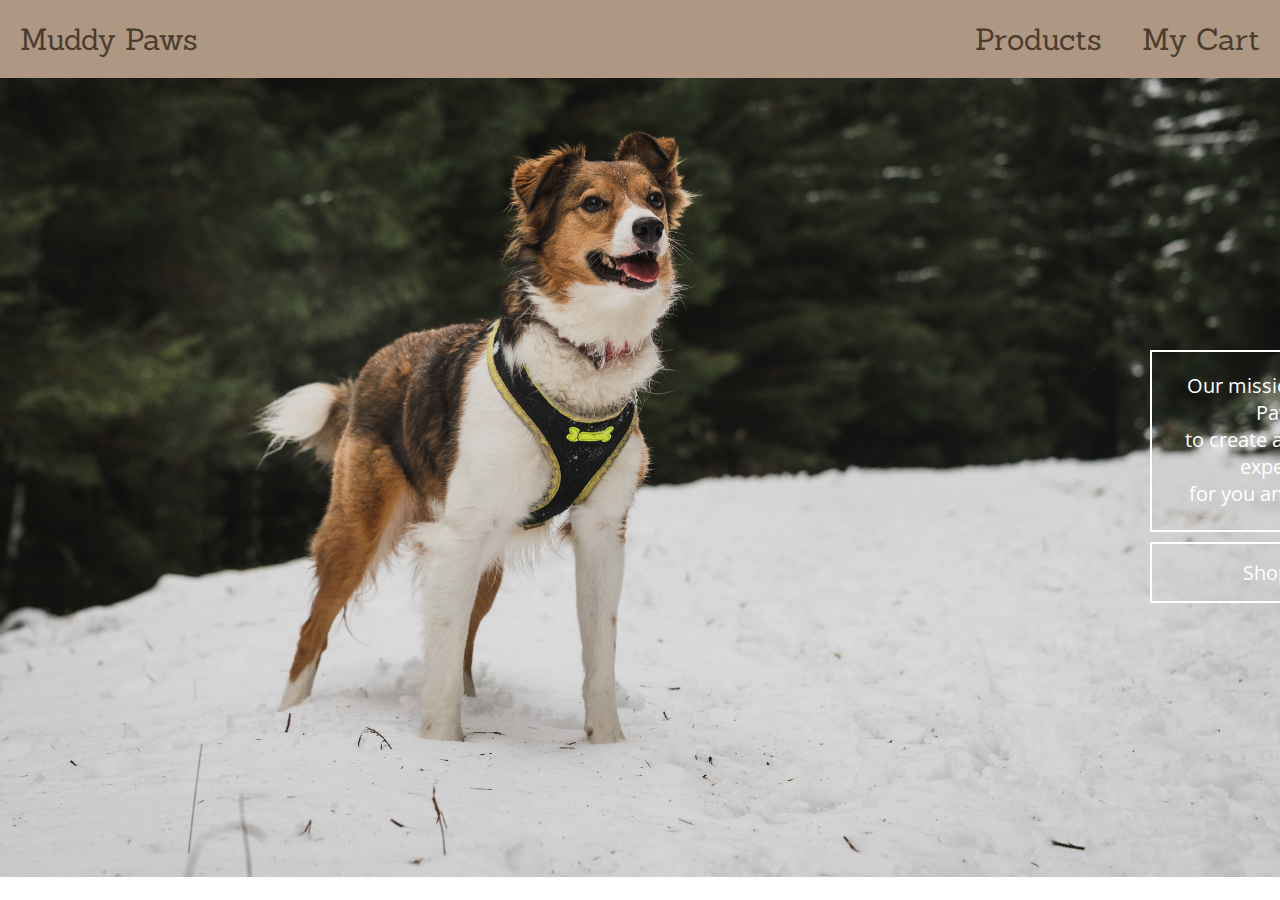
<file: index.html>
<!DOCTYPE html>

<html>
  <head>
    <link rel="stylesheet" type="text/css" href="mainstyle.css">
    <link href="https://fonts.googleapis.com/css?family=Open+Sans|Sanchez&display=swap" rel="stylesheet">
    <title>Muddy Paws</title>
  </head>
  <body>
    <ul class="nav">
      <li class="logo"><a href="index.html">Muddy Paws</a></li>
      <li class="navitem"><a href="#myCart">My Cart</a></li>
      <li class="navitem"><a href="productgallery.html">Products</a></li>
    </ul>

    <div class="mission">
    Our mission at Muddy Paws is<br>to create a memorable experience<br>for you and your pets.
    </div>

    <div class="buttonlink">
      <a href="productgallery.html">Shop Now</a>
    </div>

    <div class="headerimg">
      <img class="header" src="images/dogheader.jpg" alt="Dog with harness">
    </div>
  </body>
</html>
</file>
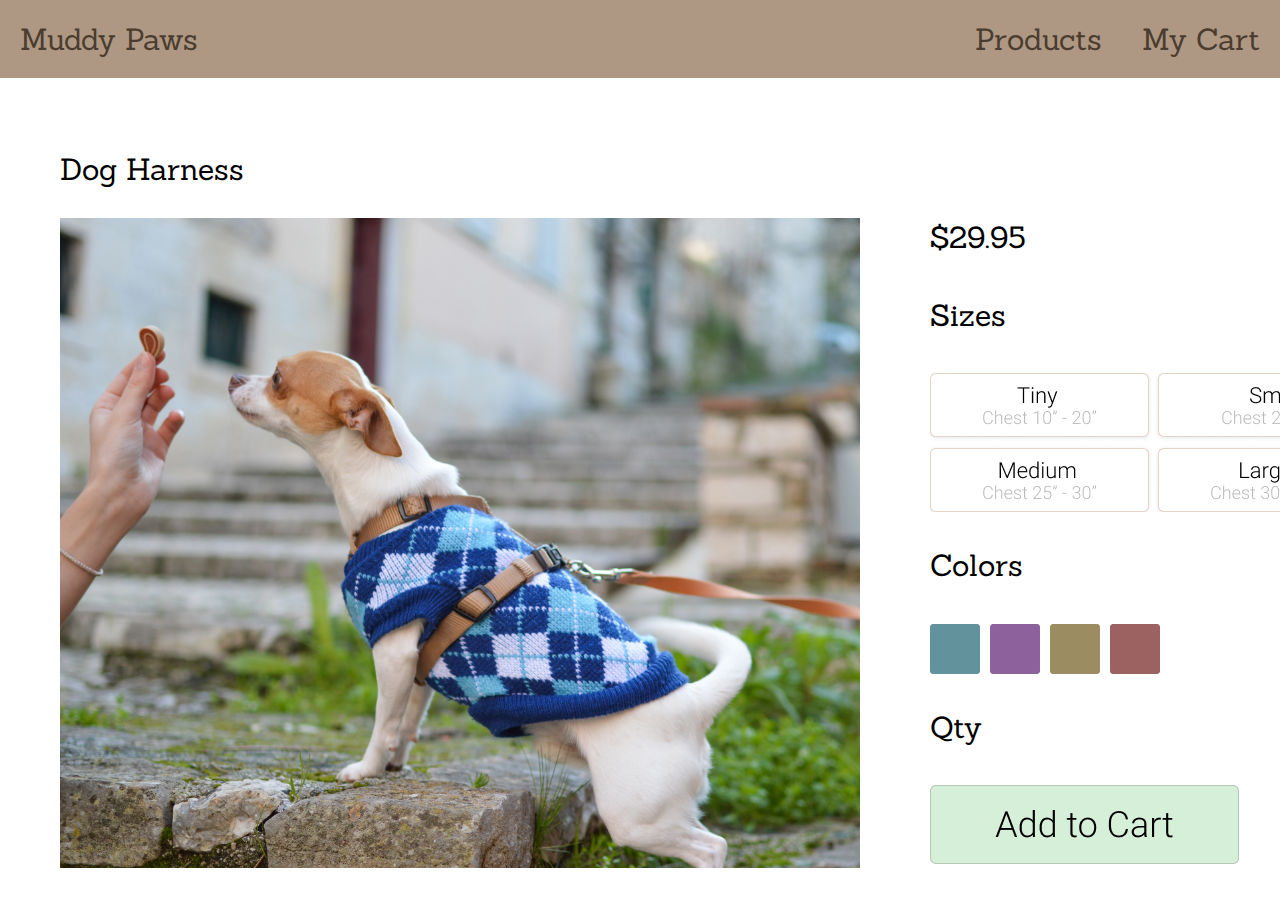
<file: details.html>
<!DOCTYPE html>

<html>
  <head>
    <link rel="stylesheet" type="text/css" href="mainstyle.css">
    <link href="https://fonts.googleapis.com/css?family=Open+Sans|Sanchez&display=swap" rel="stylesheet">
    <title>Muddy Paws</title>
  </head>
  <body>
    <ul class="nav">
      <li class="logo"><a href="index.html">Muddy Paws</a></li>
      <li class="navitem"><a href="#myCart">My Cart</a></li>
      <li class="navitem"><a href="productgallery.html">Products</a></li>
    </ul>

    <div class="featured">
      Dog Harness
    </div>

    <div class="detailgrid">
      <div class="detailpic">
        <img class="resize2" src="images/dogharness1.jpg">
      </div>

      <div class="detailtext">
        $29.95
      </div>

      <div class="detailtext">
        Sizes
      </div>

      <div>
        <img src="images/sizes.png">
      </div>

      <div class="detailtext">
        Colors
      </div>

      <div>
        <img src="images/colors.png">
      </div>

      <div class="detailtext">
        Qty
      </div>

      <div>
        <img src="images/cartbutton.png">
      </div>
    </div>
</file>
<file: mainstyle.css>
/** {
   border: 1px solid red !important;
}*/

/*w3schools offered assistance with many of the concepts included!*/

* {
  margin: 0;
  padding: 0;
}

.nav {
  list-style-type: none;
  position: fixed;
  display: inline;
  font-family: 'Sanchez', serif;
  font-size: 30px;
  background-color: #AE9883;
  width: 100%;
  top: 0;
  z-index: 5;
}

.logo {
  float: left;
  padding: 20px;
  /*width: 100%;*/
}

.navitem {
  float:right;
  padding: 20px;
}

li a {
  text-decoration: none;
  color: #4B3C2E;
}

.buttonlink>a {
  text-decoration: none;
  color: white;
}

.mission {
  font-family: 'Open Sans', sans-serif;
  text-align: center;
  font-size: 20px;
  width: 20%;
  margin-top: 350px;
  margin-left: 1150px;
  padding: 20px 10px 23px 10px;
  color: white;
  position: relative;
  z-index: 1;
  border: 2px solid white;
}

.buttonlink a {
  font-family: 'Open Sans', sans-serif;
  text-align: center;
  width: 20%;
  font-size: 20px;
  position: fixed;
  display: block;
  border: 2px solid white;
  margin: 10px 0 0 1150px;
  padding: 15px 10px 15px 10px;
}

.buttonlink>a:hover {
  background-color: rgba(255,255,255,0.2)
}

.header {
  width: 100%;
  z-index: -3;
}

.headerimg {
  width: 100%;
  max-height: 1000px;
  margin-top: -509px;
  overflow: hidden;
}

.featured {
  font-family: 'Sanchez', serif;
  font-size: 30px;
  margin: 150px 0 30px 60px;
}

.shopby {
  font-family: 'Sanchez', serif;
  font-size: 30px;
  margin: 150px 0 60px 0;
  text-align: center;
}

.productcard {
  width: 340px;
  border: 1px solid #E4D5C7;
  border-radius: 8px;
  margin: 0 20px 20px 60px;
  box-shadow: 0 3px 8px #dddddd;
}

.cardimg {
  max-width: 300px;
  overflow: hidden;
  text-indent: -18%;
  margin: 20px 0 0 20px;
}

.resize {
  width: 400px;
  height: auto;
}

.cardtext {
  font-family: 'Open Sans', sans-serif;
  font-weight: 700;
  font-size: 20px;
  margin: 5px 0px 5px 18px;
}

.cardprice {
  font-family: 'Open Sans', sans-serif;
  font-weight: 400;
  font-size: 20px;
  margin: 5px 0px 5px 18px;
}

.cardrating {
  margin: 0 0 10px 20px;
}

.grid {
  height: auto;
  width: 100%;
  display: grid;
  grid-template-columns: 25% 25% 25% 25%;
}

.shopbygrid {
  height: auto;
  width: 100%;
  display: grid;
  grid-template-columns: 1fr 2fr 2fr 2fr 1fr;
}

.shoptypea {
  max-width: 400px;
  max-height: 400px;
  overflow: hidden;
  border-radius: 50%;
  text-indent: -10%;
  grid-column: 2;
}

.shoptypeb {
  max-width: 400px;
  max-height: 400px;
  overflow: hidden;
  border-radius: 50%;
  text-indent: -15%;
  grid-column: 3;
}

.shoptypec {
  max-width: 400px;
  max-height: 400px;
  overflow: hidden;
  border-radius: 50%;
  text-indent: -30%;
  grid-column: 4;
}

.shoptypeimg {
  width: 600px;
  height: auto;
}

.detailgrid {
  display: grid;
  height: 650px;
  width: 80%;
  margin-left: 60px;
  grid-template-columns: 800px auto;
  grid-template-rows: repeat(7, 1fr);
  grid-column-gap: 70px;
  grid-row-gap: 30px;
}

.detaillink {
  text-decoration: none;
  color: black;
}

.resize2 {
  width: 1000px;
  height: auto;
}

.detailpic {
  max-width: 800px;
  overflow: hidden;
  grid-row: 1 / 8;
}

.detailtext {
  font-family: 'Sanchez', serif;
  font-size: 30px;
  grid-column: 2;
}
</file>
